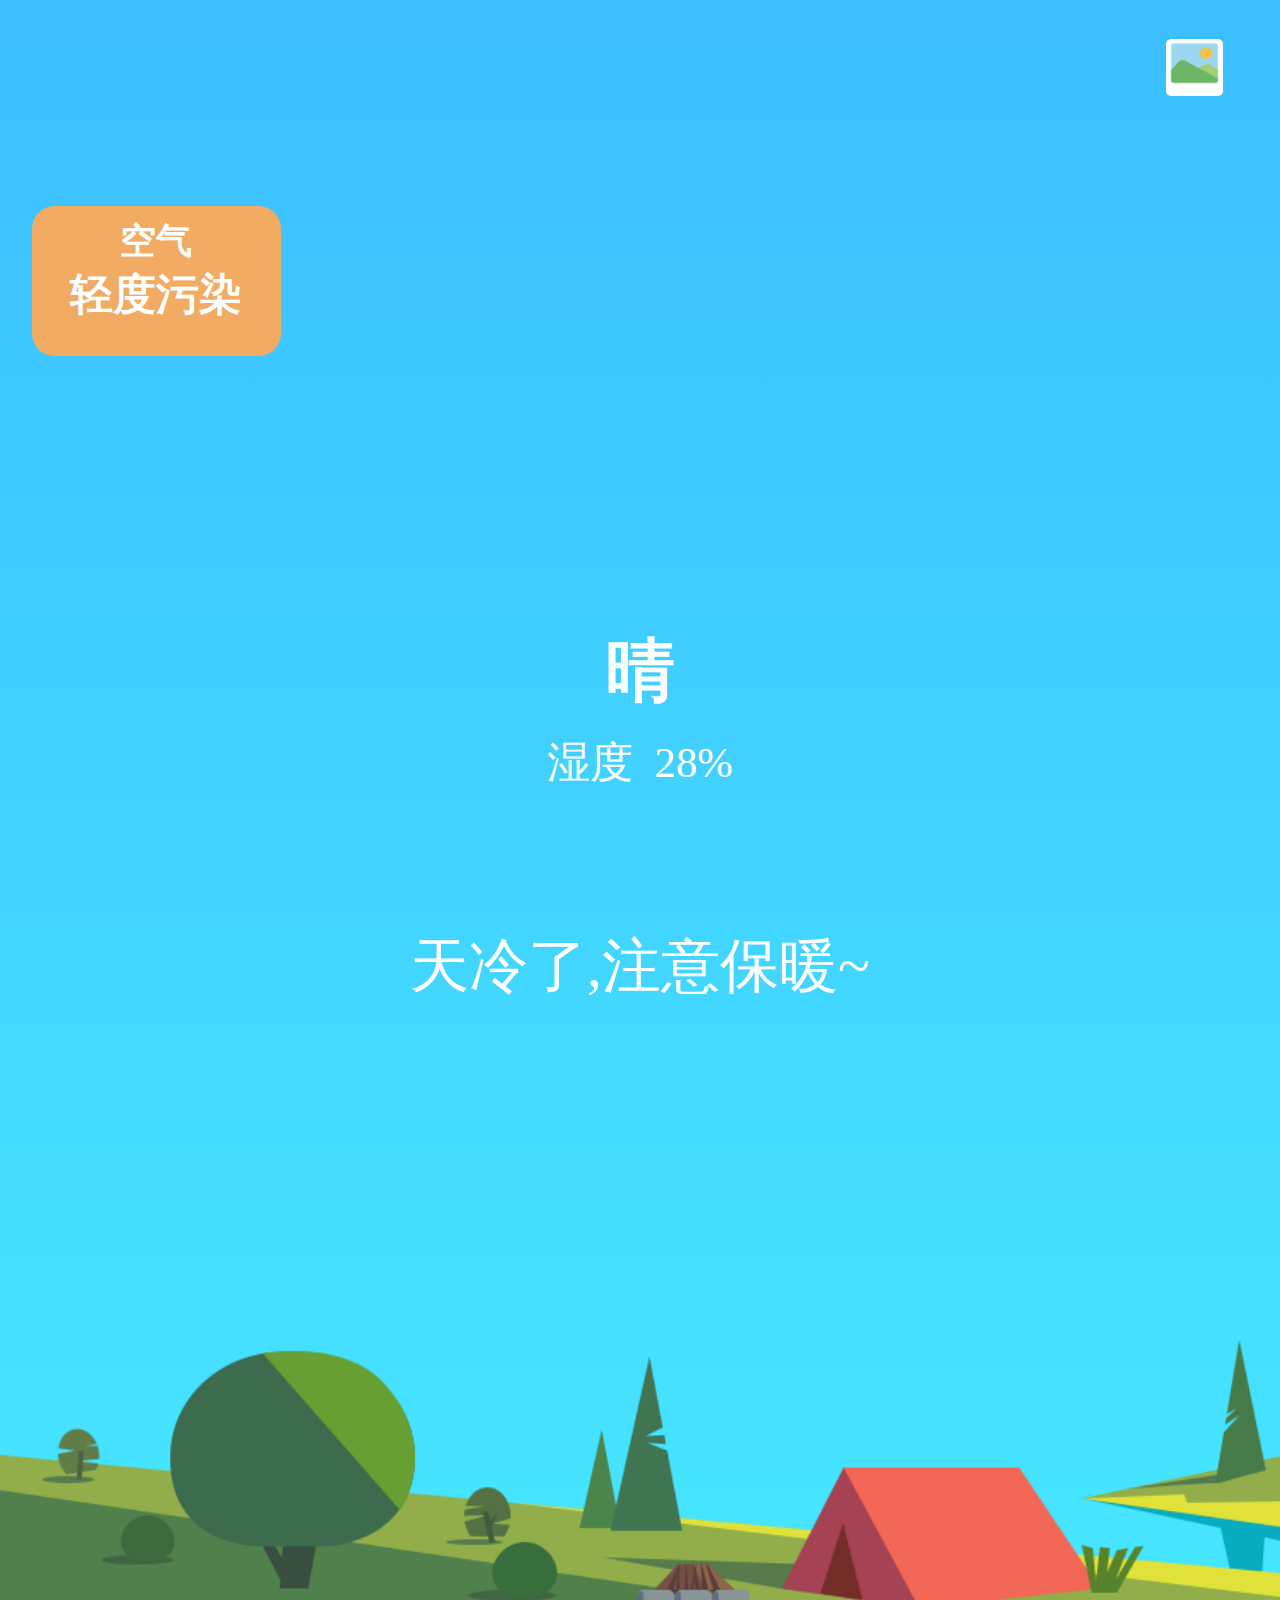
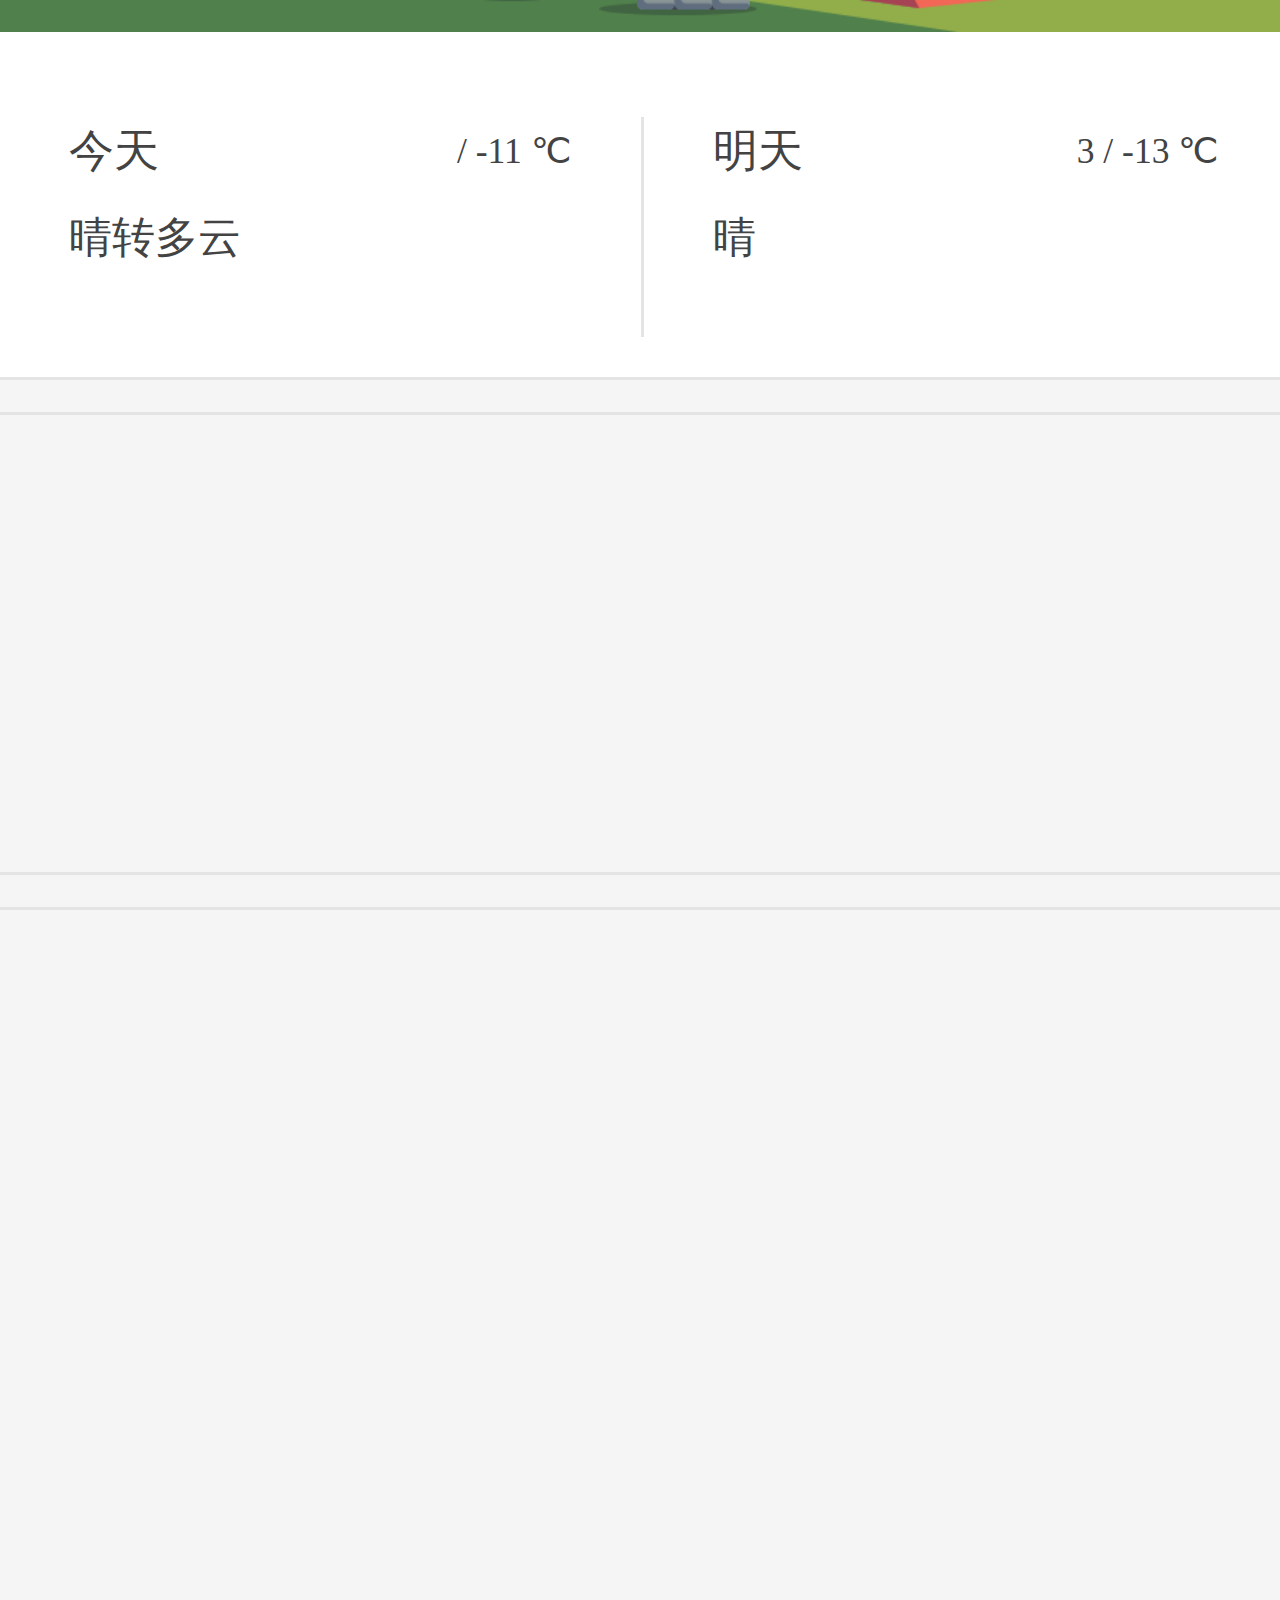
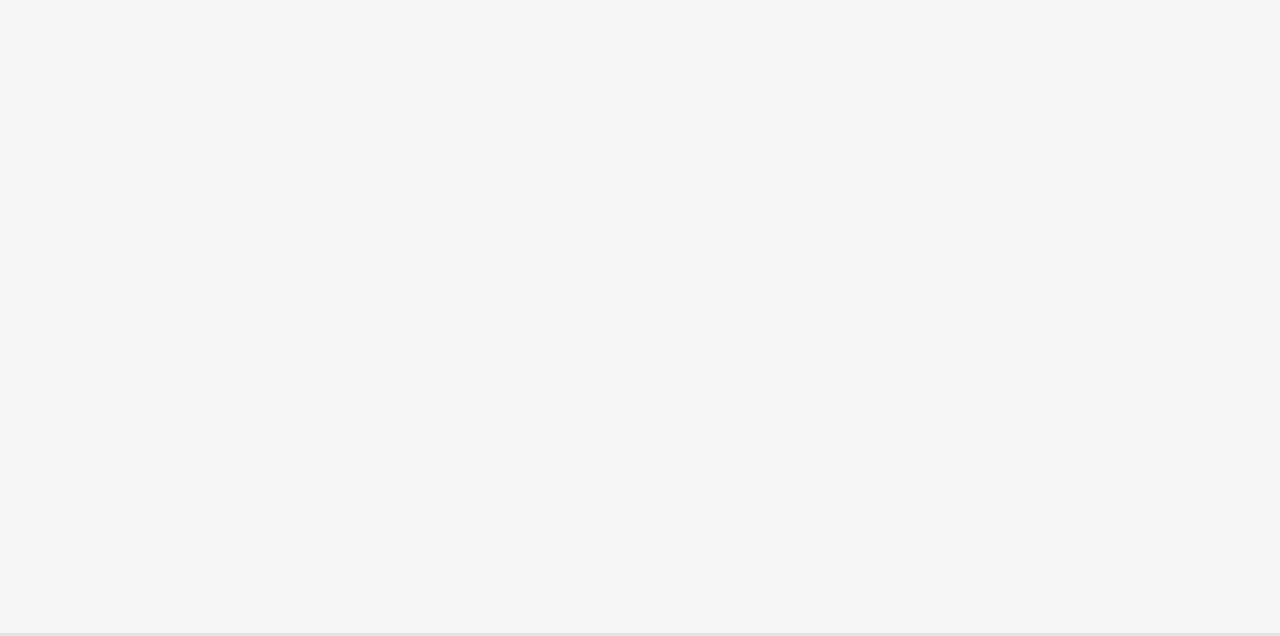
<file: index.html>
<!DOCTYPE html>
<html lang="en">
    <head>
        <meta charset="utf-8">
        <!-- 修改视口 -->
        <meta name="viewport" content="width=device-width">
        <title>weather</title>
        <link rel="stylesheet" href="css/index.css">
        <link rel="shortcut icon" href="img/logo.png">
        <!-- 引入rem.js -->
        <script src="js/rem.js"></script>
        <script src="font/iconfont.js"></script>
        <script src="js/jquery3.2.1.min.js"></script>
        <script src="js/index.js"></script>
    </head>
    	<style type="text/css">
		.icon {
   			width: 1em; height: 1em;
   			vertical-align: -0.15em;
   			fill: currentColor;
   			overflow: hidden;
			}
		</style>
    <body>
    <!-- 屏幕开始 -->
    <div class="screen">
    	<div class="header"></div>
    	<div class="tupian"></div>
    	<div class="box">
    		<h2>空气</h2>
    		<h3 id="quality_level">轻度污染</h3>
    	</div>
    	<div class="wendu"></div>
    	<div class="tianqi">晴</div>
    	<div class="shidu">湿度&nbsp;&nbsp;28%</div>
    	<div class="tixing">天冷了,注意保暖~</div>
    </div>
    <!-- 屏幕结束 -->
    <!-- 今日和明日的天气 -->
    <div class="con1">
    	<div class="content">
    		<div class="top">
    			<span class="day">今天</span>
    			<div class="tem">
    				<span class="high" id="dat_high_temperature"></span>
                    /
    				<span class="low" id="dat_low_temperature">-11</span>
    				℃
    			</div>
    		</div>
    		<div class="buttom">
    			<span class="temp">晴转多云</span>
    			<div class="pic" id="dat_weather_icon_id"></div>
    		</div>
    	</div>
    	<div class="content">
    		<div class="top">
    			<span class="day">明天</span>
    			<div class="tem">
    				<span class="high" id="tomorrow_high_temperature">3</span>
                    /
    				<span class="low" id="tomorrow_low_temperature">-13</span>
    				℃
    			</div>
    		</div>
    		<div class="buttom">
    			<span class="temp">晴</span>
    			<div class="pic" id="tomorrow_weather_icon_id"></div>
    		</div>
    	</div>
    </div>
    <!-- 实时天气 -->
    <div class="con2">
    	<div class="wrap" id="now">
    		<!--<div class="now">
    			<h2 class="now_time">12:00</h2>
    			<div class="now_pic"></div>
    			<h3 class="now_tem">-1℃</h3>
    		</div>
            <div class="">
    			<h2 class="now_time">13:00</h2>
    			<div class="now_pic"></div>
    			<h3 class="now_tem">0℃</h3>
    		</div><div class="">
    			<h2 class="now_time">14:00</h2>
    			<div class="now_pic"></div>
    			<h3 class="now_tem">1℃</h3>
    		</div><div class="">
    			<h2 class="now_time">15:00</h2>
    			<div class="now_pic"></div>
    			<h3 class="now_tem">1℃</h3>
    		</div><div class="">
    			<h2 class="now_time">16:00</h2>
    			<div class="now_pic"></div>
    			<h3 class="now_tem">-1℃</h3>
    		</div><div class="">
    			<h2 class="now_time">17:00</h2>
    			<div class="now_pic"></div>
    			<h3 class="now_tem">-3℃</h3>
    		</div><div class="">
    			<h2 class="now_time">18:00</h2>
    			<div class="now_pic"></div>
    			<h3 class="now_tem">-7℃</h3>
    		</div>-->
    	</div>
    </div>
    <!-- 未来几天天气 -->
    <div class="con3">
    	<div class="warp" id="box">
    		<!-- <div class="recent">
				<div class="recent_time">
    				<span class="month">01</span>
    				/
    				<span class="day">15</span>	
    			</div>
    			<h2 class="recent_wea">多云</h2>
    			<div class="recent_pic"></div>
    			<h3 class="recent_hight">2°</h3>
    			<h4 class="recent_low"> -13°</h4>
    			<h5 class="recent_wind">西北风</h5>
    			<h6 class="recent_level">2级</h6>
    		</div> -->
    		<!-- <div class="recent">
				<div class="recent_time">
    				<span class="month">01</span>
    				/
    				<span class="day">15</span>	
    			</div>
    			<h2 class="recent_wea">多云</h2>
    			<div class="recent_pic"></div>
    			<h3 class="recent_hight">2°</h3>
    			<h4 class="recent_low"> -13°</h4>
    			<h5 class="recent_wind">西北风</h5>
    			<h6 class="recent_level">2级</h6>
    		</div>
    		<div class="recent">
				<div class="recent_time">
    				<span class="month">01</span>
    				/
    				<span class="day">15</span>	
    			</div>
    			<h2 class="recent_wea">多云</h2>
    			<div class="recent_pic"></div>
    			<h3 class="recent_hight">2°</h3>
    			<h4 class="recent_low"> -13°</h4>
    			<h5 class="recent_wind">西北风</h5>
    			<h6 class="recent_level">2级</h6>
    		</div>
    		<div class="recent">
				<div class="recent_time">
    				<span class="month">01</span>
    				/
    				<span class="day">15</span>	
    			</div>
    			<h2 class="recent_wea">多云</h2>
    			<div class="recent_pic"></div>
    			<h3 class="recent_hight">2°</h3>
    			<h4 class="recent_low"> -13°</h4>
    			<h5 class="recent_wind">西北风</h5>
    			<h6 class="recent_level">2级</h6>
    		</div>
    		<div class="recent">
				<div class="recent_time">
    				<span class="month">01</span>
    				/
    				<span class="day">15</span>	
    			</div>
    			<h2 class="recent_wea">多云</h2>
    			<div class="recent_pic"></div>
    			<h3 class="recent_hight">2°</h3>
    			<h4 class="recent_low"> -13°</h4>
    			<h5 class="recent_wind">西北风</h5>
    			<h6 class="recent_level">2级</h6>
    		</div>

    		<div class="recent">
				<div class="recent_time">
    				<span class="month">01</span>
    				/
    				<span class="day">15</span>	
    			</div>
    			<h2 class="recent_wea">多云</h2>
    			<div class="recent_pic"></div>
    			<h3 class="recent_hight">2°</h3>
    			<h4 class="recent_low"> -13°</h4>
    			<h5 class="recent_wind">西北风</h5>
    			<h6 class="recent_level">2级</h6>
    		</div>
    		<div class="recent">
				<div class="recent_time">
    				<span class="month">01</span>
    				/
    				<span class="day">15</span>	
    			</div>
    			<h2 class="recent_wea">多云</h2>
    			<div class="recent_pic"></div>
    			<h3 class="recent_hight">2°</h3>
    			<h4 class="recent_low"> -13°</h4>
    			<h5 class="recent_wind">西北风</h5>
    			<h6 class="recent_level">2级</h6>
    		</div> -->
    	</div>
    </div>
	<!-- 第二个页面 -->
    <div class="city_box" style="display:none">
    	<div class="sousuo">
    		<div class="search_box">
    			<svg class="icon" aria-hidden="true">
  					<use xlink:href="#icon-sousuo"></use>
				</svg>
				<input type="text" placeholder="搜索市 区  县等" class="text">
    		</div>
    		<div class="button">取消</div>
    	</div>
    	<!-- 城市 -->
    	<div class="main_city"  id="city">
    		<h1 class="title">热门城市</h1>
    		<!-- <div class="con">
    			<div class="son">北京</div>
    			<div class="son">上海</div>
    			<div class="son">广州</div>
    			<div class="son">深圳</div>
    			<div class="son">郑州</div>
    			<div class="son">西安</div>
    			<div class="son">南京</div>
    			<div class="son">杭州</div>
    			<div class="son">武汉</div>
    			<div class="son">成都</div>
    			<div class="son">沈阳</div>
    			<div class="son">天津</div>
    			<div class="son">太原</div>
    		</div> -->
    	</div>
    </div>
    </body>
</html>
<!-- 
	移动端布局步骤：
	1。修改视口
	2.引入rem.js
	3.修改设计稿的宽度
 -->
 <!-- 
 1  html超文本标记语言
 2  css层叠样式表
 3div+css布局
 4如何将html与css关联
 5如何让将js引入到页面
 6标签:页面中用尖括号括起来的叫做标签
7css语法
选择器{
	属性:属性值;
}
8 class="box" .box
	类名选择器
	标签名 h2
	标签选择器
	父元素(空格)子元素
	.screen .box h2
	后代选择器
9
  -->
</file>
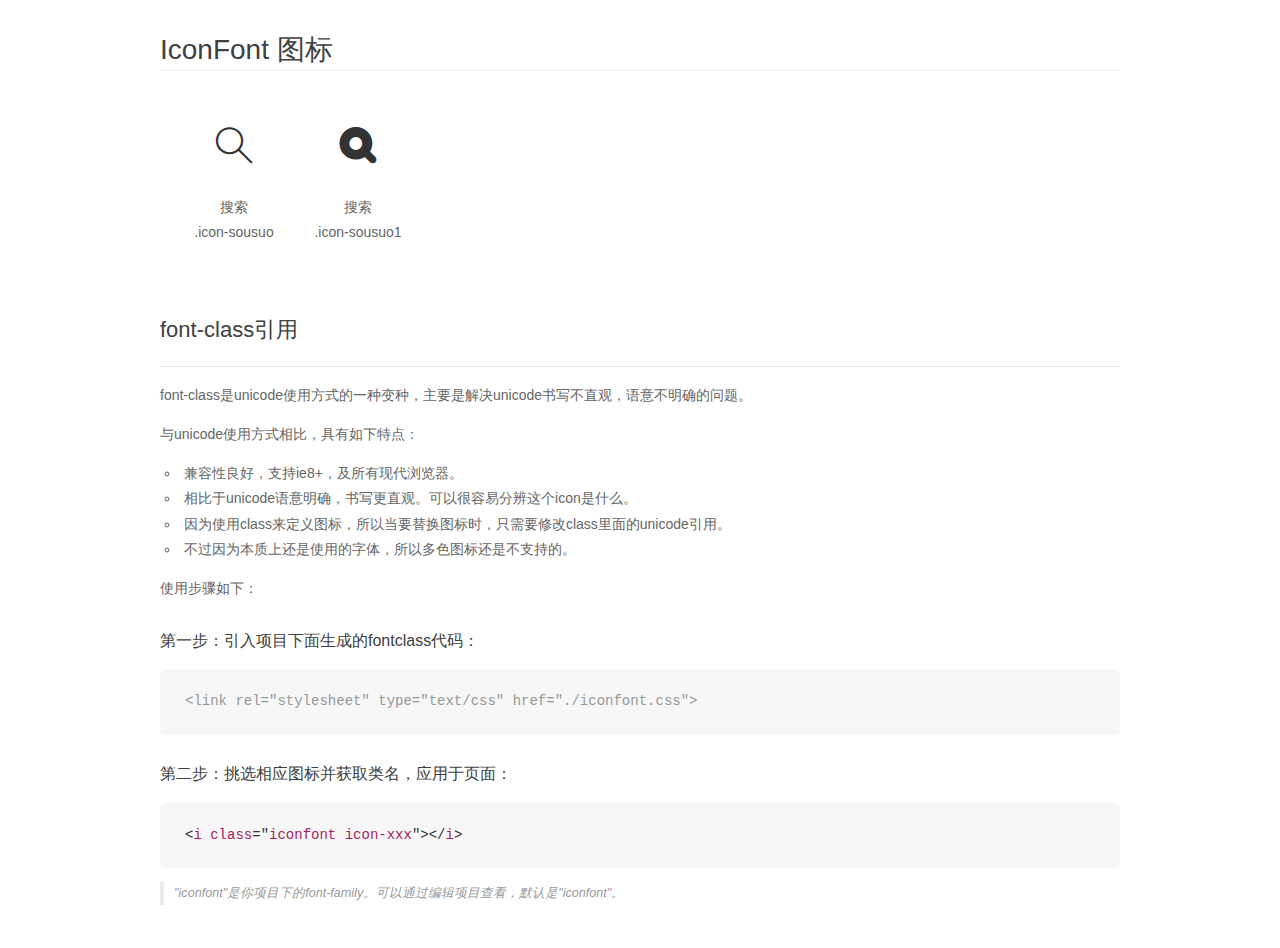
<file: font/demo_fontclass.html>
<!DOCTYPE html>
<html>
<head>
    <meta charset="utf-8"/>
    <title>IconFont</title>
    <link rel="stylesheet" href="demo.css">
    <link rel="stylesheet" href="iconfont.css">
</head>
<body>
    <div class="main markdown">
        <h1>IconFont 图标</h1>
        <ul class="icon_lists clear">
            
                <li>
                <i class="icon iconfont icon-sousuo"></i>
                    <div class="name">搜索</div>
                    <div class="fontclass">.icon-sousuo</div>
                </li>
            
                <li>
                <i class="icon iconfont icon-sousuo1"></i>
                    <div class="name">搜索</div>
                    <div class="fontclass">.icon-sousuo1</div>
                </li>
            
        </ul>

        <h2 id="font-class-">font-class引用</h2>
        <hr>

        <p>font-class是unicode使用方式的一种变种，主要是解决unicode书写不直观，语意不明确的问题。</p>
        <p>与unicode使用方式相比，具有如下特点：</p>
        <ul>
        <li>兼容性良好，支持ie8+，及所有现代浏览器。</li>
        <li>相比于unicode语意明确，书写更直观。可以很容易分辨这个icon是什么。</li>
        <li>因为使用class来定义图标，所以当要替换图标时，只需要修改class里面的unicode引用。</li>
        <li>不过因为本质上还是使用的字体，所以多色图标还是不支持的。</li>
        </ul>
        <p>使用步骤如下：</p>
        <h3 id="-fontclass-">第一步：引入项目下面生成的fontclass代码：</h3>


        <pre><code class="lang-js hljs javascript"><span class="hljs-comment">&lt;link rel="stylesheet" type="text/css" href="./iconfont.css"&gt;</span></code></pre>
        <h3 id="-">第二步：挑选相应图标并获取类名，应用于页面：</h3>
        <pre><code class="lang-css hljs">&lt;<span class="hljs-selector-tag">i</span> <span class="hljs-selector-tag">class</span>="<span class="hljs-selector-tag">iconfont</span> <span class="hljs-selector-tag">icon-xxx</span>"&gt;&lt;/<span class="hljs-selector-tag">i</span>&gt;</code></pre>
        <blockquote>
        <p>"iconfont"是你项目下的font-family。可以通过编辑项目查看，默认是"iconfont"。</p>
        </blockquote>
    </div>
</body>
</html>
</file>
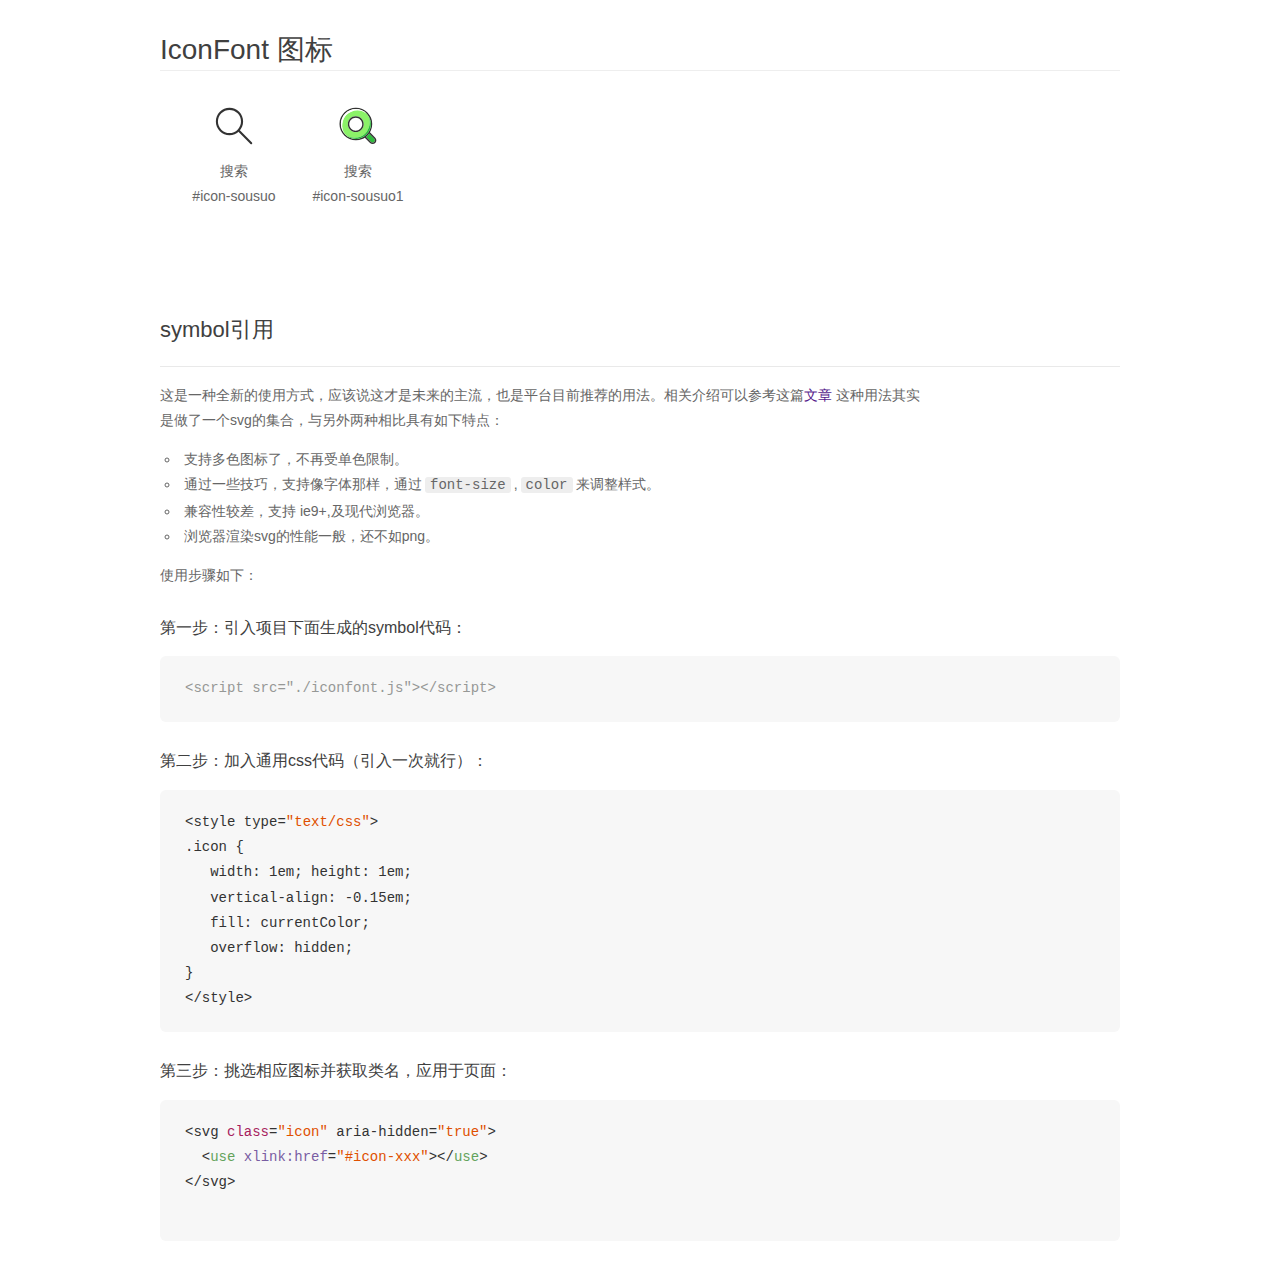
<file: font/demo_symbol.html>
<!DOCTYPE html>
<html>
<head>
    <meta charset="utf-8"/>
    <title>IconFont</title>
    <link rel="stylesheet" href="demo.css">
    <script src="iconfont.js"></script>

    <style type="text/css">
        .icon {
          /* 通过设置 font-size 来改变图标大小 */
          width: 1em; height: 1em;
          /* 图标和文字相邻时，垂直对齐 */
          vertical-align: -0.15em;
          /* 通过设置 color 来改变 SVG 的颜色/fill */
          fill: currentColor;
          /* path 和 stroke 溢出 viewBox 部分在 IE 下会显示
             normalize.css 中也包含这行 */
          overflow: hidden;
        }

    </style>
</head>
<body>
    <div class="main markdown">
        <h1>IconFont 图标</h1>
        <ul class="icon_lists clear">
            
                <li>
                    <svg class="icon" aria-hidden="true">
                        <use xlink:href="#icon-sousuo"></use>
                    </svg>
                    <div class="name">搜索</div>
                    <div class="fontclass">#icon-sousuo</div>
                </li>
            
                <li>
                    <svg class="icon" aria-hidden="true">
                        <use xlink:href="#icon-sousuo1"></use>
                    </svg>
                    <div class="name">搜索</div>
                    <div class="fontclass">#icon-sousuo1</div>
                </li>
            
        </ul>


        <h2 id="symbol-">symbol引用</h2>
        <hr>

        <p>这是一种全新的使用方式，应该说这才是未来的主流，也是平台目前推荐的用法。相关介绍可以参考这篇<a href="">文章</a>
        这种用法其实是做了一个svg的集合，与另外两种相比具有如下特点：</p>
        <ul>
          <li>支持多色图标了，不再受单色限制。</li>
          <li>通过一些技巧，支持像字体那样，通过<code>font-size</code>,<code>color</code>来调整样式。</li>
          <li>兼容性较差，支持 ie9+,及现代浏览器。</li>
          <li>浏览器渲染svg的性能一般，还不如png。</li>
        </ul>
        <p>使用步骤如下：</p>
        <h3 id="-symbol-">第一步：引入项目下面生成的symbol代码：</h3>
        <pre><code class="lang-js hljs javascript"><span class="hljs-comment">&lt;script src="./iconfont.js"&gt;&lt;/script&gt;</span></code></pre>
        <h3 id="-css-">第二步：加入通用css代码（引入一次就行）：</h3>
        <pre><code class="lang-js hljs javascript">&lt;style type=<span class="hljs-string">"text/css"</span>&gt;
.icon {
   width: <span class="hljs-number">1</span>em; height: <span class="hljs-number">1</span>em;
   vertical-align: <span class="hljs-number">-0.15</span>em;
   fill: currentColor;
   overflow: hidden;
}
&lt;<span class="hljs-regexp">/style&gt;</span></code></pre>
        <h3 id="-">第三步：挑选相应图标并获取类名，应用于页面：</h3>
        <pre><code class="lang-js hljs javascript">&lt;svg <span class="hljs-class"><span class="hljs-keyword">class</span></span>=<span class="hljs-string">"icon"</span> aria-hidden=<span class="hljs-string">"true"</span>&gt;<span class="xml"><span class="hljs-tag">
  &lt;<span class="hljs-name">use</span> <span class="hljs-attr">xlink:href</span>=<span class="hljs-string">"#icon-xxx"</span>&gt;</span><span class="hljs-tag">&lt;/<span class="hljs-name">use</span>&gt;</span>
</span>&lt;<span class="hljs-regexp">/svg&gt;
        </span></code></pre>
    </div>
</body>
</html>
</file>
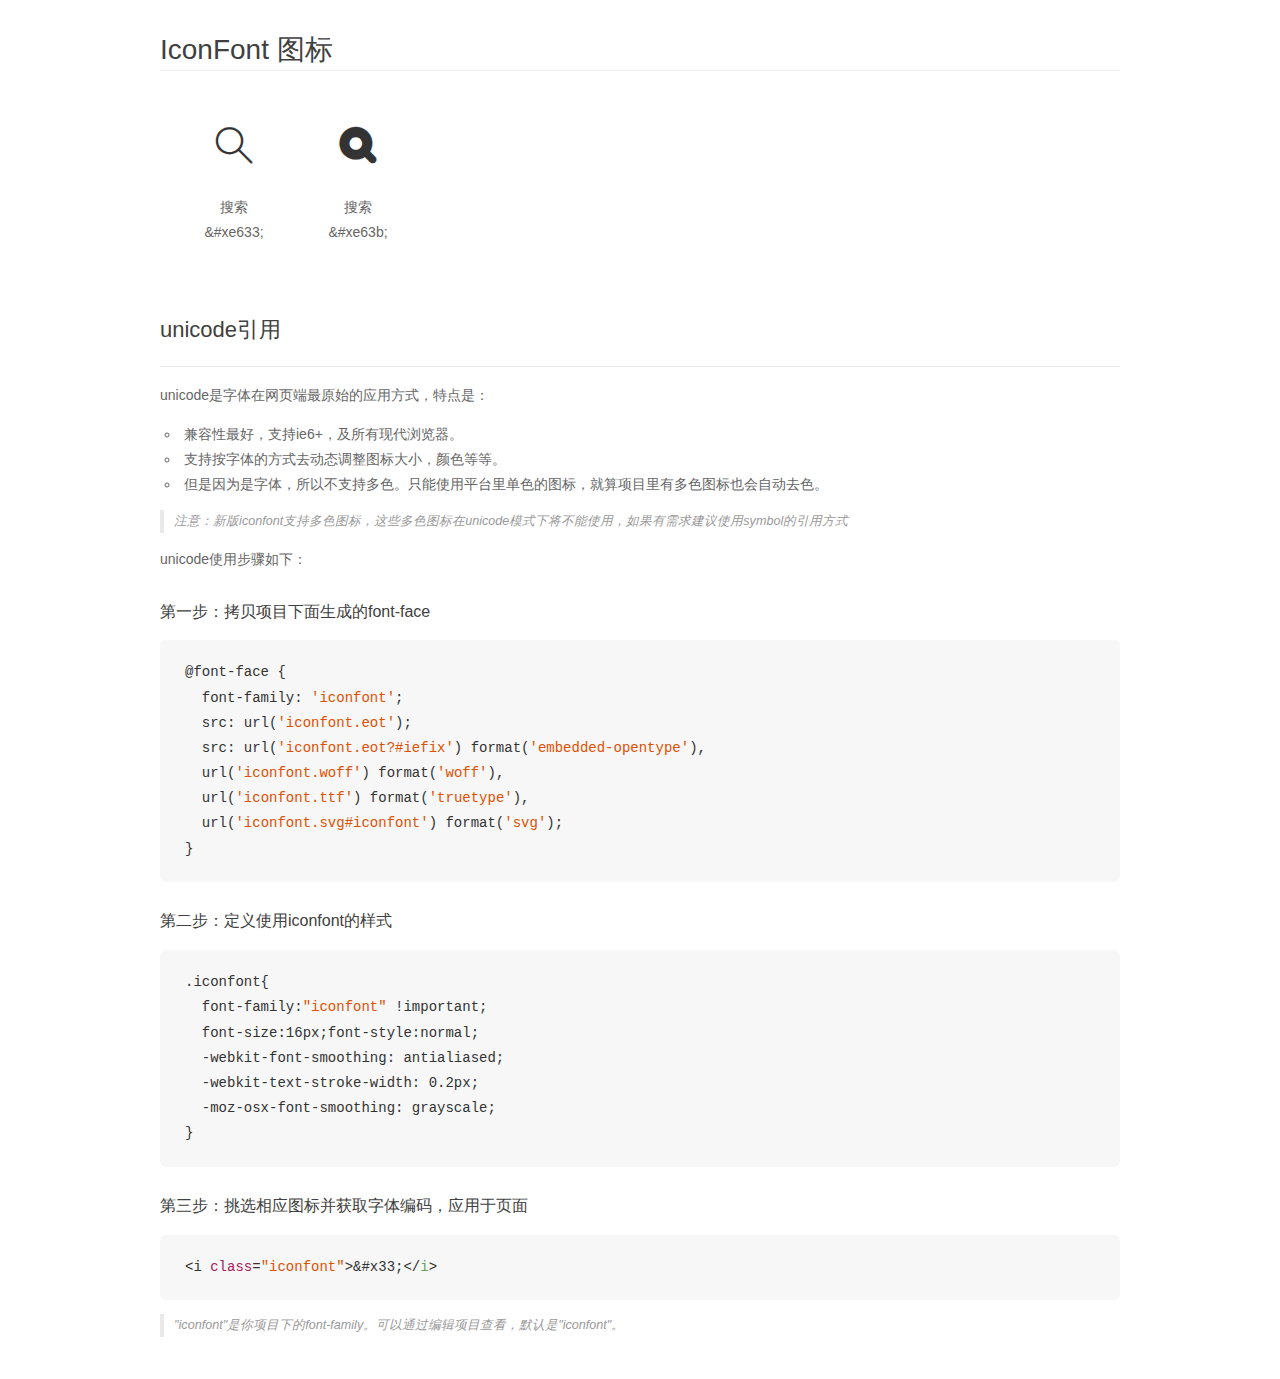
<file: font/demo_unicode.html>
<!DOCTYPE html>
<html>
<head>
    <meta charset="utf-8"/>
    <title>IconFont</title>
    <link rel="stylesheet" href="demo.css">

    <style type="text/css">

        @font-face {font-family: "iconfont";
          src: url('iconfont.eot'); /* IE9*/
          src: url('iconfont.eot#iefix') format('embedded-opentype'), /* IE6-IE8 */
          url('iconfont.woff') format('woff'), /* chrome, firefox */
          url('iconfont.ttf') format('truetype'), /* chrome, firefox, opera, Safari, Android, iOS 4.2+*/
          url('iconfont.svg#iconfont') format('svg'); /* iOS 4.1- */
        }

        .iconfont {
          font-family:"iconfont" !important;
          font-size:16px;
          font-style:normal;
          -webkit-font-smoothing: antialiased;
          -webkit-text-stroke-width: 0.2px;
          -moz-osx-font-smoothing: grayscale;
        }

    </style>
</head>
<body>
    <div class="main markdown">
        <h1>IconFont 图标</h1>
        <ul class="icon_lists clear">
            
                <li>
                <i class="icon iconfont">&#xe633;</i>
                    <div class="name">搜索</div>
                    <div class="code">&amp;#xe633;</div>
                </li>
            
                <li>
                <i class="icon iconfont">&#xe63b;</i>
                    <div class="name">搜索</div>
                    <div class="code">&amp;#xe63b;</div>
                </li>
            
        </ul>
        <h2 id="unicode-">unicode引用</h2>
        <hr>

        <p>unicode是字体在网页端最原始的应用方式，特点是：</p>
        <ul>
        <li>兼容性最好，支持ie6+，及所有现代浏览器。</li>
        <li>支持按字体的方式去动态调整图标大小，颜色等等。</li>
        <li>但是因为是字体，所以不支持多色。只能使用平台里单色的图标，就算项目里有多色图标也会自动去色。</li>
        </ul>
        <blockquote>
        <p>注意：新版iconfont支持多色图标，这些多色图标在unicode模式下将不能使用，如果有需求建议使用symbol的引用方式</p>
        </blockquote>
        <p>unicode使用步骤如下：</p>
        <h3 id="-font-face">第一步：拷贝项目下面生成的font-face</h3>
        <pre><code class="lang-js hljs javascript">@font-face {
  font-family: <span class="hljs-string">'iconfont'</span>;
  src: url(<span class="hljs-string">'iconfont.eot'</span>);
  src: url(<span class="hljs-string">'iconfont.eot?#iefix'</span>) format(<span class="hljs-string">'embedded-opentype'</span>),
  url(<span class="hljs-string">'iconfont.woff'</span>) format(<span class="hljs-string">'woff'</span>),
  url(<span class="hljs-string">'iconfont.ttf'</span>) format(<span class="hljs-string">'truetype'</span>),
  url(<span class="hljs-string">'iconfont.svg#iconfont'</span>) format(<span class="hljs-string">'svg'</span>);
}
</code></pre>
        <h3 id="-iconfont-">第二步：定义使用iconfont的样式</h3>
        <pre><code class="lang-js hljs javascript">.iconfont{
  font-family:<span class="hljs-string">"iconfont"</span> !important;
  font-size:<span class="hljs-number">16</span>px;font-style:normal;
  -webkit-font-smoothing: antialiased;
  -webkit-text-stroke-width: <span class="hljs-number">0.2</span>px;
  -moz-osx-font-smoothing: grayscale;
}
</code></pre>
        <h3 id="-">第三步：挑选相应图标并获取字体编码，应用于页面</h3>
        <pre><code class="lang-js hljs javascript">&lt;i <span class="hljs-class"><span class="hljs-keyword">class</span></span>=<span class="hljs-string">"iconfont"</span>&gt;&amp;#x33;<span class="xml"><span class="hljs-tag">&lt;/<span class="hljs-name">i</span>&gt;</span></span></code></pre>

        <blockquote>
        <p>"iconfont"是你项目下的font-family。可以通过编辑项目查看，默认是"iconfont"。</p>
        </blockquote>
    </div>


</body>
</html>
</file>
<file: css/index.css>
/*
* @Author: wine
* @Date:   2018-01-17 14:34:15
* @Last Modified by:   wine
* @Last Modified time: 2018-01-20 10:57:04
*/
/*清除浏览器默认样式  */
*{
	margin: 0;
	padding: 0;
}
body{
	background: #f5f5f5;
}
.screen{
	width: 100%;
	height: 13.77rem;
	background: url(../img/screen.png) no-repeat left bottom,-webkit-linear-gradient(top,#3cbeff,#47e7ff);
	background-size: contain;
	position: relative;
}
.header{
	width: 100%;
	height: 1.58rem;
	
	font-size: 0.6rem;
	font-weight: bold;
	color: #fff;
	/* 文字水平居中 */
	text-align: center;
	line-height: 1.58rem;
}
.screen .tupian {
	width: 0.63rem;
	height: 0.72rem;
	background: red;
	background: url('../img/100.png') no-repeat; 
	background-size: 0.48rem 0.48rem;
	position: absolute;
	top: 0.33rem;
	right: 0.33rem;
}
.screen .box{
	width: 2.1rem;
	height: 1.26rem;
	background: rgb(241,171,98);
	border-radius: 0.19rem;
	margin-left: 0.27rem;
	margin-top: 0.16rem;
	/* 内填充 */
	padding-top: 0.1rem;
	/* 自定义盒模型，解决填充盒子变大问题 */
	box-sizing: border-box;
}
.screen .box h2{
	font-size: 0.3rem;
	color:#fff;
	text-align: center;
}
.screen .box h3{
	font-size: 0.36rem;
	color: #fff;
	text-align: center;
}
.screen .wendu{
	width: 100%;
	height: 1.3rem;
	font-size: 1.3rem;
	color: #fff;
	text-align: center;
	margin-top: 0.51rem;
}
.screen .tianqi{
	width: 100%;
	height: 0.58rem;
	font-size: 0.58rem;
	color: #fff;
	font-weight: bold;
	text-align: center;
	margin-top: 0.46rem;
}
.screen .shidu{
	width: 100%;
	height: 0.36rem;
	font-size: 0.36rem;
	color: #fff;
	text-align: center;
	margin-top: 0.34rem;
}
.screen .tixing{
	width: 100%;
	height: 0.5rem;
	font-size: 0.5rem;
	color: #fff;
	text-align: center;
	margin-top: 1.27rem;
}
.con1{
	width: 100%;
	height: 2.94rem;
	background: #fff;
	border-bottom: 0.03rem solid #e4e4e4;
	padding-top: 0.72rem;
	padding-left: 0.58rem;
	box-sizing: border-box;
}
.content{
	width:4.85rem;
	height: 1.85rem;
	border-right: 0.03rem solid #e4e4e4;
	padding-right: 0.59rem;
	box-sizing: border-box;
	float: left;
}
/* 后代选择器  伪类选择器
	nth-child（？）第几个孩子
	first child选中第一个孩子
	last child最后一个孩子
 */
.con1 .content:nth-child(2){
	padding-right: 0;
	border-right: none;
	padding-left: 0.59rem;
}
.content .top{
	width: 100%;
	height: 0.59rem;
	/* 弹性布局 */
	display: flex;
	/* 两端对齐 */
	justify-content: space-between;
}
.content .top .day{
	font-size: 0.38rem;
	color: #434343;
	line-height: 0.59rem;
}
.content .top .tem{
	font-size: 0.3rem;
	color: #434343;
	line-height: 0.59rem;
}
.content .buttom{
	width: 100%;
	height: 0.86rem;
	display: flex;
	justify-content: space-between;
}
.content .buttom .temp{
	font-size: 0.36rem;
	color: #434343;
	line-height: 0.86rem;
}
.content .buttom .pic{
	width: 0.48rem;
	height: 0.48rem;
	margin-top: 0.2rem;
	/*background: url('../img/0.png') no-repeat;*/
	background-repeat: no-repeat;
	background-size: 0.48rem 0.48rem;
}
.con2{
	width: 100%;
	height: 3.9rem;
	background: #white;
	margin-top: 0.27rem;
	border-top: 0.03rem solid #e4e4e4;
	border-bottom: 0.03rem solid #e4e4e4;
	/* 上右下左填充 */
	padding: 0.91rem 0 0.83rem 0;
	box-sizing: border-box;
	/* 超出部分已滚动条方式滚动 */
	overflow-x: auto;
}
/* 去掉滚动条 */
.con2::-webkit-scrollbar{
	height: 0;
}
.con2 .wrap{
	height: 100%;
	/*水平放置*/
	display: flex;

}
.con2 .wrap .now{
	width: 1.68rem;
	height: 100%;
	/* 禁止缩小 */
	flex-shrink: 0;
	padding-left: 0.59rem;
	padding-right: 0.59rem;
	display: flex;
	flex-direction: column;
	justify-content: space-between
}
.con2 .wrap .now .now_time{
	font-size:0.24rem ;
	color:#999999 ;
	font-weight: normal;
	text-align: center;
}
.con2 .wrap .now .now_pic{
	width: 1rem;
	height: 1rem;
	/* background: green; */
	background-repeat: no-repeat;
	background-size:1rem 1rem;
	margin: 0 auto;
}
.con2 .wrap .now .now_tem{
	font-size: 0.28rem;
	font-weight: normal;
	color: #999999;
	text-align: center;

}
.con3{
	width: 100%;
	height: 11.22rem;
	border-top: 0.03rem solid #e4e4e4;
	border-bottom:0.03rem solid #e4e4e4;
	padding: 0.73rem 0 0.94rem 0;
	box-sizing: border-box;
	margin-top: 0.27rem;
	overflow-x: auto;
}
.con3::-webkit-scrollbor{
	height: 0;
}
.con3 .warp{
	height: 100%;
	display: flex;
}
.con3 .warp .recent{
	width: 2.5rem;
	height: 100%;
	flex-shrink: 0;
	display: flex;
	flex-direction: column;
	justify-content: space-between
}
.con3 .warp .recent .recent_time{
	font-size: 0.24rem;
	color: #909090;
	text-align: center;
}
.con3 .warp .recent .recent_wea{
	font-size: 0.36rem;
	color: #909090;
	text-align: center;
}
.con3 .warp .recent .recent_pic{
	width: 0.48rem;
	height: 0.48rem;
	/* background: url('../img/2.png') no-repeat; */
	background-repeat: no-repeat;
	background-size: 0.55rem 0.55rem;
	margin: 0 auto;
}
.con3 .warp .recent .recent_hight{
	font-size: 0.28rem;
	font-weight: bold;
	color: #333333;
	text-align: center;
}
.con3 .warp .recent .recent_low{
	font-size: 0.28rem;
	font-weight: bold;
	color: #333333;
	text-align: center;
}
.con3 .warp .recent .recent_wind{
	font-size: 0.28rem;
	font-weight: bold;
	color: #333333;
	text-align: center;
}
.con3 .warp .recent .recent_level{
	font-size: 0.28rem;
	font-weight: bold;
	color: #333333;
	text-align: center;
}
/* 第二个页面 */
.city_box{
	width: 100%;
	height: 30rem;
	background:#fff;
	position: absolute;
	top: 0;
	left: 0;
}
.city_box .sousuo{
	width: 100%;
	height: 1.26rem;
	border-bottom: 0.04rem solid #e4e4e4;
	padding: 0.18rem 0.49rem 0.18rem 0.35rem;
	box-sizing: border-box;
	display: flex;
	justify-content: space-between;
}
.city_box .sousuo .search_box{
	width: 8.62rem;
	height: 0.86rem;
	background: #f2f2f2;
	border-radius: 0.43rem;
}
.city_box .sousuo .button{
	font-size: 0.36rem;
	color: #434343;
	line-height: 0.9rem;
	/* 设置字体 */
	font-family: "微软雅黑";
}
.icon{
	font-size: 0.6rem;
	color: red;
	float: left;
	margin-top: 0.25rem;
	margin-left: 0.3rem;
}
.text{
	height: 100%;
	width: 7.2rem;
	background: #f2f2f2;
	border: none;
	padding-left: 0.28rem;
	float: left;
	box-sizing: border-box;
	
}
.text:focus{
	outline: none;
}
.city_box .main_city{
	width: 100%;
	height: 14rem;
	padding: 0.24rem 0.35rem 0 0.36rem;
	box-sizing: border-box;
	overflow-y: auto;
}

.main_city .title{
	width: 100%;
	height: 1.16rem;
	font-size: 0.38rem;
	color: #434343;
	line-height: 1.16rem;
	/* 字间距 */
	letter-spacing: 0.03rem
}
.main_city .con{
	width: 100%;
	height: auto;
	overflow: hidden;
}
.main_city .con .son{
	width: 3.17rem;
	height: 0.87rem;
	background: #f2f2f2;
	border-radius: 0.32rem;
	font-size: 0.32rem;
	color: #434343;
	text-align: center;
	line-height: 0.87rem;
	float: left;
	margin: 0 0.28rem 0.21rem 0;
}
.main_city .con .son:nth-child(3n){
	margin-right: 0;
}
</file>
<file: font/iconfont.css>
@font-face {font-family: "iconfont";
  src: url('iconfont.eot?t=1516325655665'); /* IE9*/
  src: url('iconfont.eot?t=1516325655665#iefix') format('embedded-opentype'), /* IE6-IE8 */
  url('[data-uri]') format('woff'),
  url('iconfont.ttf?t=1516325655665') format('truetype'), /* chrome, firefox, opera, Safari, Android, iOS 4.2+*/
  url('iconfont.svg?t=1516325655665#iconfont') format('svg'); /* iOS 4.1- */
}

.iconfont {
  font-family:"iconfont" !important;
  font-size:16px;
  font-style:normal;
  -webkit-font-smoothing: antialiased;
  -moz-osx-font-smoothing: grayscale;
}

.icon-sousuo:before { content: "\e633"; }

.icon-sousuo1:before { content: "\e63b"; }
</file>
<file: font/demo.css>
*{margin: 0;padding: 0;list-style: none;}
/*
KISSY CSS Reset
理念：1. reset 的目的不是清除浏览器的默认样式，这仅是部分工作。清除和重置是紧密不可分的。
2. reset 的目的不是让默认样式在所有浏览器下一致，而是减少默认样式有可能带来的问题。
3. reset 期望提供一套普适通用的基础样式。但没有银弹，推荐根据具体需求，裁剪和修改后再使用。
特色：1. 适应中文；2. 基于最新主流浏览器。
维护：玉伯<lifesinger@gmail.com>, 正淳<ragecarrier@gmail.com>
 */

/** 清除内外边距 **/
body, h1, h2, h3, h4, h5, h6, hr, p, blockquote, /* structural elements 结构元素 */
dl, dt, dd, ul, ol, li, /* list elements 列表元素 */
pre, /* text formatting elements 文本格式元素 */
form, fieldset, legend, button, input, textarea, /* form elements 表单元素 */
th, td /* table elements 表格元素 */ {
  margin: 0;
  padding: 0;
}

/** 设置默认字体 **/
body,
button, input, select, textarea /* for ie */ {
  font: 12px/1.5 tahoma, arial, \5b8b\4f53, sans-serif;
}
h1, h2, h3, h4, h5, h6 { font-size: 100%; }
address, cite, dfn, em, var { font-style: normal; } /* 将斜体扶正 */
code, kbd, pre, samp { font-family: courier new, courier, monospace; } /* 统一等宽字体 */
small { font-size: 12px; } /* 小于 12px 的中文很难阅读，让 small 正常化 */

/** 重置列表元素 **/
ul, ol { list-style: none; }

/** 重置文本格式元素 **/
a { text-decoration: none; }
a:hover { text-decoration: underline; }


/** 重置表单元素 **/
legend { color: #000; } /* for ie6 */
fieldset, img { border: 0; } /* img 搭车：让链接里的 img 无边框 */
button, input, select, textarea { font-size: 100%; } /* 使得表单元素在 ie 下能继承字体大小 */
/* 注：optgroup 无法扶正 */

/** 重置表格元素 **/
table { border-collapse: collapse; border-spacing: 0; }

/* 清除浮动 */
.ks-clear:after, .clear:after {
  content: '\20';
  display: block;
  height: 0;
  clear: both;
}
.ks-clear, .clear {
  *zoom: 1;
}

.main {
  padding: 30px 100px;
width: 960px;
margin: 0 auto;
}
.main h1{font-size:36px; color:#333; text-align:left;margin-bottom:30px; border-bottom: 1px solid #eee;}

.helps{margin-top:40px;}
.helps pre{
  padding:20px;
  margin:10px 0;
  border:solid 1px #e7e1cd;
  background-color: #fffdef;
  overflow: auto;
}

.icon_lists{
  width: 100% !important;

}

.icon_lists li{
  float:left;
  width: 100px;
  height:180px;
  text-align: center;
  list-style: none !important;
}
.icon_lists .icon{
  font-size: 42px;
  line-height: 100px;
  margin: 10px 0;
  color:#333;
  -webkit-transition: font-size 0.25s ease-out 0s;
  -moz-transition: font-size 0.25s ease-out 0s;
  transition: font-size 0.25s ease-out 0s;

}
.icon_lists .icon:hover{
  font-size: 100px;
}



.markdown {
  color: #666;
  font-size: 14px;
  line-height: 1.8;
}

.highlight {
  line-height: 1.5;
}

.markdown img {
  vertical-align: middle;
  max-width: 100%;
}

.markdown h1 {
  color: #404040;
  font-weight: 500;
  line-height: 40px;
  margin-bottom: 24px;
}

.markdown h2,
.markdown h3,
.markdown h4,
.markdown h5,
.markdown h6 {
  color: #404040;
  margin: 1.6em 0 0.6em 0;
  font-weight: 500;
  clear: both;
}

.markdown h1 {
  font-size: 28px;
}

.markdown h2 {
  font-size: 22px;
}

.markdown h3 {
  font-size: 16px;
}

.markdown h4 {
  font-size: 14px;
}

.markdown h5 {
  font-size: 12px;
}

.markdown h6 {
  font-size: 12px;
}

.markdown hr {
  height: 1px;
  border: 0;
  background: #e9e9e9;
  margin: 16px 0;
  clear: both;
}

.markdown p,
.markdown pre {
  margin: 1em 0;
}

.markdown > p,
.markdown > blockquote,
.markdown > .highlight,
.markdown > ol,
.markdown > ul {
  width: 80%;
}

.markdown ul > li {
  list-style: circle;
}

.markdown > ul li,
.markdown blockquote ul > li {
  margin-left: 20px;
  padding-left: 4px;
}

.markdown > ul li p,
.markdown > ol li p {
  margin: 0.6em 0;
}

.markdown ol > li {
  list-style: decimal;
}

.markdown > ol li,
.markdown blockquote ol > li {
  margin-left: 20px;
  padding-left: 4px;
}

.markdown code {
  margin: 0 3px;
  padding: 0 5px;
  background: #eee;
  border-radius: 3px;
}

.markdown pre {
  border-radius: 6px;
  background: #f7f7f7;
  padding: 20px;
}

.markdown pre code {
  border: none;
  background: #f7f7f7;
  margin: 0;
}

.markdown strong,
.markdown b {
  font-weight: 600;
}

.markdown > table {
  border-collapse: collapse;
  border-spacing: 0px;
  empty-cells: show;
  border: 1px solid #e9e9e9;
  width: 95%;
  margin-bottom: 24px;
}

.markdown > table th {
  white-space: nowrap;
  color: #333;
  font-weight: 600;

}

.markdown > table th,
.markdown > table td {
  border: 1px solid #e9e9e9;
  padding: 8px 16px;
  text-align: left;
}

.markdown > table th {
  background: #F7F7F7;
}

.markdown blockquote {
  font-size: 90%;
  color: #999;
  border-left: 4px solid #e9e9e9;
  padding-left: 0.8em;
  margin: 1em 0;
  font-style: italic;
}

.markdown blockquote p {
  margin: 0;
}

.markdown .anchor {
  opacity: 0;
  transition: opacity 0.3s ease;
  margin-left: 8px;
}

.markdown .waiting {
  color: #ccc;
}

.markdown h1:hover .anchor,
.markdown h2:hover .anchor,
.markdown h3:hover .anchor,
.markdown h4:hover .anchor,
.markdown h5:hover .anchor,
.markdown h6:hover .anchor {
  opacity: 1;
  display: inline-block;
}

.markdown > br,
.markdown > p > br {
  clear: both;
}


.hljs {
  display: block;
  background: white;
  padding: 0.5em;
  color: #333333;
  overflow-x: auto;
}

.hljs-comment,
.hljs-meta {
  color: #969896;
}

.hljs-string,
.hljs-variable,
.hljs-template-variable,
.hljs-strong,
.hljs-emphasis,
.hljs-quote {
  color: #df5000;
}

.hljs-keyword,
.hljs-selector-tag,
.hljs-type {
  color: #a71d5d;
}

.hljs-literal,
.hljs-symbol,
.hljs-bullet,
.hljs-attribute {
  color: #0086b3;
}

.hljs-section,
.hljs-name {
  color: #63a35c;
}

.hljs-tag {
  color: #333333;
}

.hljs-title,
.hljs-attr,
.hljs-selector-id,
.hljs-selector-class,
.hljs-selector-attr,
.hljs-selector-pseudo {
  color: #795da3;
}

.hljs-addition {
  color: #55a532;
  background-color: #eaffea;
}

.hljs-deletion {
  color: #bd2c00;
  background-color: #ffecec;
}

.hljs-link {
  text-decoration: underline;
}

pre{
  background: #fff;
}
</file>
